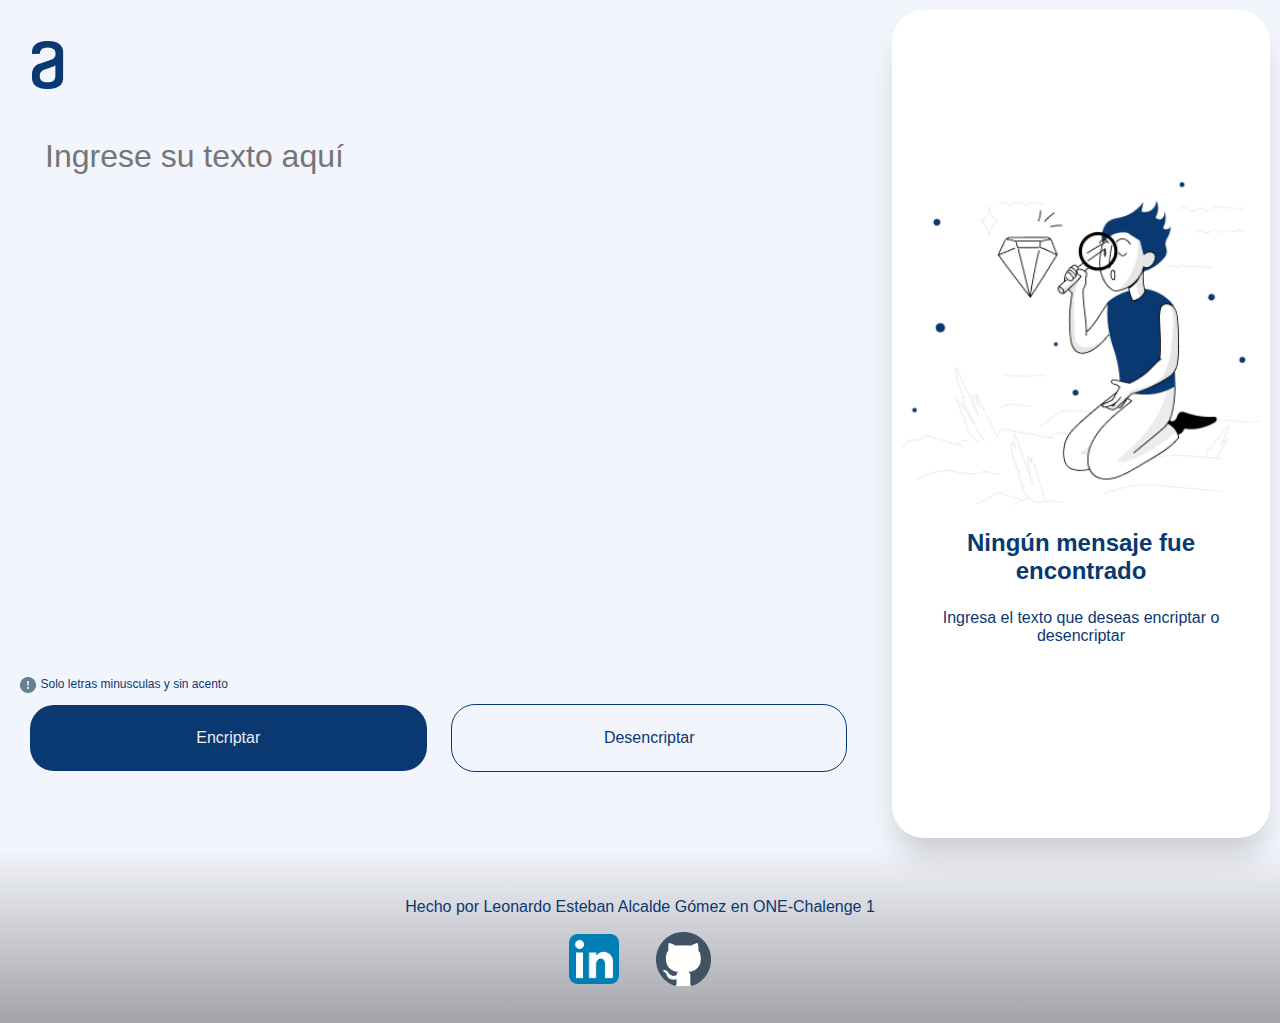
<file: index.html>
<!DOCTYPE html>
<html lang="es">
<head>
    <meta charset="UTF-8">
    <meta http-equiv="X-UA-Compatible" content="IE=edge">
    <meta name="viewport" content="width=device-width, initial-scale=1.0">
    <link rel="stylesheet" href="css/normalize.css">
    <link rel="stylesheet" href="css/estilo.css">
    <link rel="preconnect" href="https://fonts.googleapis.com" />
    <link rel="preconnect" href="https://fonts.gstatic.com" crossorigin />
    <link rel="shortcut icon" href="img/Icono.png" />
    <title>Encriptador</title>
</head>
<body>
    <main class="contenido">

        <div class="encriptando">
            <h1 class="logo">
                <img src="img/Icono.png">
            </h1>
            <div class="encriptando__textarea">
                <textarea id="entrada"class="textarea" placeholder="Ingrese su texto aquí"></textarea>

            </div>

            <img
            class="encriptacion__exclamacion"
            src="img/Vectorexclamacion.png"
            alt="exclamacion"
          />
          <p class="encriptacion__advertencia">
            Solo letras minusculas y sin acento
          </p>

            <div class="encriptando__botones">
                <input onclick="encriptar()" class="botones" type="button" value="Encriptar">
                <input onclick="desencriptar()" class="botones botones--sin_fondo" type="button" value="Desencriptar">
            </div>
        </div>

        <div class="resultado">
            <img class="muestraDesktop" id="muñeco" src="img/muñeco.png" alt="">
            <div class="muestrainicial" id ="nohaymensaje">
                <p class="resultado__subtitulo">Ningún mensaje fue encontrado</p>
                <p class="resultado__p">Ingresa el texto que deseas encriptar o desencriptar</p>
            </div>
            <div id="marco"class="resultado__textarea">
                <textarea id="salida"class="textarea"></textarea>

            </div>

            <div class="resultado__botones">
                <input onclick = "copyToClipBoard()" id= "botonCopiar" class="botones botones--sin_fondo copiar" type="button" value="Copiar">
            </div>
        </div>
    </main>
    <footer class="contacto">
        <p class="contacto__firma">Hecho por Leonardo Esteban Alcalde Gómez en ONE-Chalenge 1</p>
        <p class="contacto__redes">
          <a
            href="https://www.linkedin.com/in/leonardo-esteban-alcalde-gomez-dvpfs/"
            target="_blank"
            ><img
              class="contacto__redes--linkedin"
              src="img/linkedin_logo.png"
              alt="LinkedIn Logo"
          /></a>
        </p>
        <p class="contacto__redes">
          <a href="https://github.com/AlcaldeLeonardo" target="_blank"
            ><img
              class="contacto__redes--github"
              src="img/github_logo.png"
              alt="Github Logo"
          /></a>
        </p>
      </footer>
    <script src="scripts/motor_encriptador.js"></script>
</body>
</html>
</file>
<file: css/estilo.css>
body {
    background-color: #f3f5fc;
    color: #0a3871;
    font-family: "Inter", sans-serif;
}
.contenido {
    display: flex;
    flex-direction: column;
    padding: 10px;
}

.encriptando {
    padding: 10px;
    height: 600px;
    width: 100%;
}

.logo {
    height: 50px;
}

.encriptacion__exclamacion,
.encriptacion__advertencia {
  display: inline-block;
  font-size: 12px;
  vertical-align: middle;
}

.encriptando__textarea {
    margin: auto;
    width: 100%;
    height: 50%;
}

.textarea {
    background: none;
    padding: 25px;
    border: none;
    width: 100%;
    height: 100%;
    font-size: 32px;
    color: #0a3871;
    resize: none;
    outline: none;
}

.resultado .textarea {
    font-size: 24px;
    color: #495057;
}


.botones {
    display: block;
    width: 100%;
    margin-bottom: 10px;
    padding: 24px;
    background-color: #0A3871;
    color: #eee;
    border-radius: 24px;
    border: none;
    transition: 150ms;
}

.botones:hover {
    background: #082c58;
  }
  
.botones:active {
    transform: scale(0.95);
  }

.botones--sin_fondo {
    background: none;
    color:#0A3871;
    border: 1px solid #0A3871;
}

.botones--sin_fondo:hover {
    background: rgb(229, 229, 255);
  }

.resultado {
    background-color: #fff;
    width: 100%;
    padding: 10px;
    box-shadow: 0px 24px 32px -8px rgba(0, 0, 0, 0.18);
    border-radius: 32px;
}

.muestraDesktop {
    display: none;
}

.muestrainicial {
    display: block;
    position: relative;
    text-align: center;
}

.resultado__subtitulo {
    font-size: 24px;
    font-weight: 700;
}
.resultado__p {
    font-size: 16px;
    font-weight: 400;
}

.resultado__textarea { /*esta debo poner en none*/
    display: none;
    margin: auto;
    width: 100%;
    height: 50vh;
}

.resultado .botones{
    margin-top: 10px;

}

.copiar {
    display: none;
}

.rodapie { 
    background-color:aquamarine;
}

.contacto {
    padding-top: 50px;
    background: linear-gradient(180deg, #0000, #0005);
    text-align: center;
  }
  .contacto__firma {
    font-size: 16px;
    margin:0%;
  }
  
  .contacto__redes {
    display: inline-block;
    vertical-align: middle;
    margin: 1em 1em 2em;
  }
  
  .contacto__redes--linkedin {
    width: 50px;
  }
  
  .contacto__redes--github {
    width: 55px;
  }


@media screen and  (min-width: 768px) {

    .encriptando {
        height: 800px;
    }

    .encriptando__textarea {
        height: 70%;
    }

    .encritando__botones {
        margin: auto;
    }

    .encriptando .botones {
        display: inline-block;
    }

    .botones {
        width: 46%;
        margin-left: 10px;
        margin-right: 10px;
    }

    .resultado__textarea {
        height: 50vh;
    }

    .resultado__botones {
        margin-top: 10px;
    }
    .resultado .botones {
        margin: auto;
    }

    .copiar {
        width: 80%;
    }

}


@media screen and  (min-width: 900px) {
    .contenido {
        flex-direction: row;
    }

    .encriptando {
        width: 70%;
        height: 90vh;
    }

    .encriptando__textarea {
        height: 70%;
    }

    .resultado {
        width: 30%;
        height: 92vh;
    }

    .muestraDesktop {
        display: block;
        position: relative;
        top: 20%;
        width: 100%;
        margin: auto;
    }

    .muestrainicial {
        top: 20%;
    }



    .resultado__textarea {
        display: none;
        height: calc(95px + 68%);
    }

    .resultado__botones {
        margin-top: 35px;
        margin-bottom: 35px;
    }

    .copiar {
        width: 80%;
    }
}
</file>
